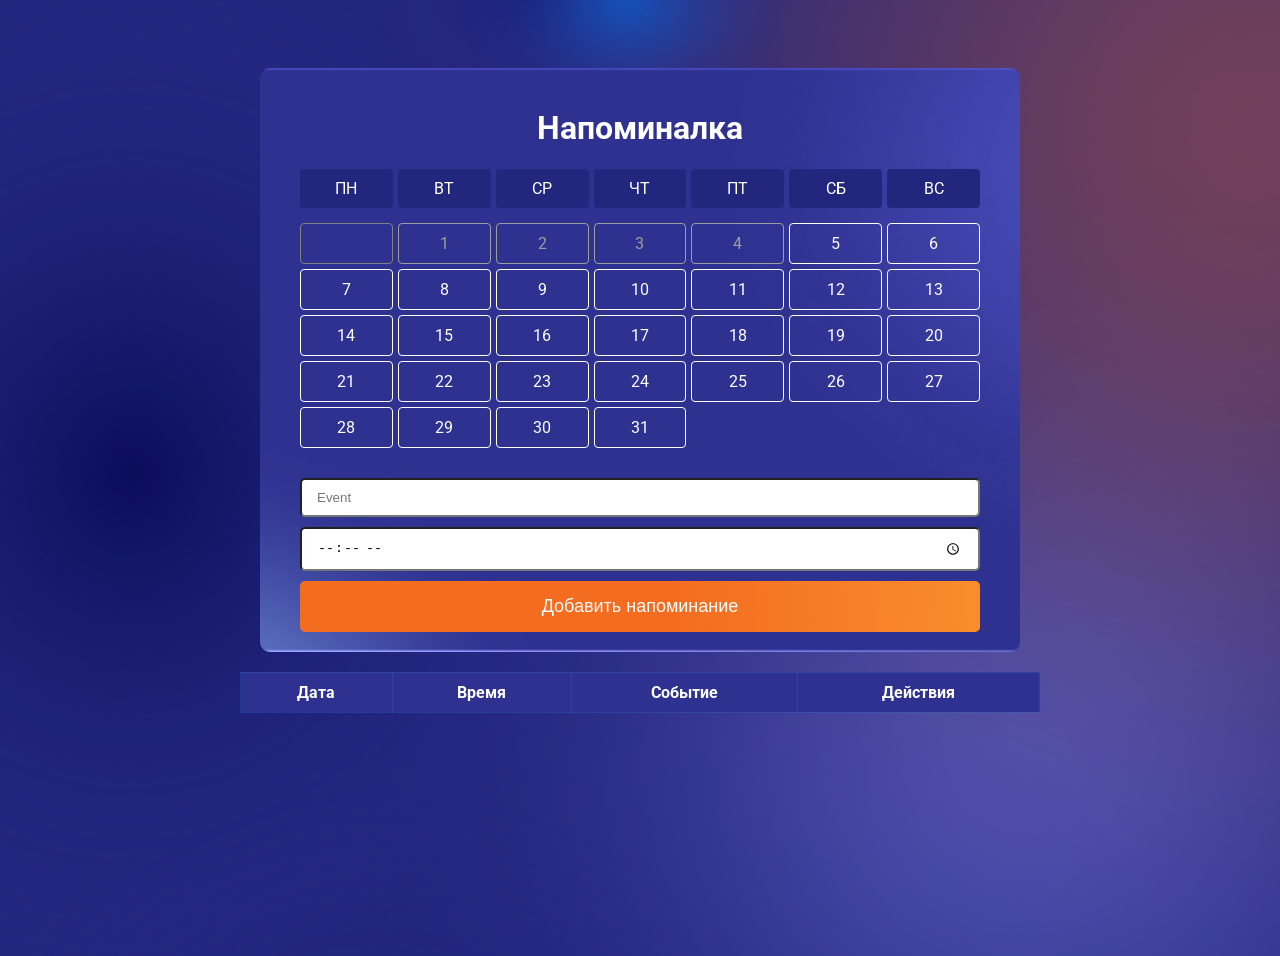
<file: game/index.html>
<!DOCTYPE html>
<html lang="en">

<head>
  <meta charset="UTF-8" />
  <meta name="viewport" content="width=device-width, initial-scale=1.0" />
  <title>Reminder</title>
  <link rel="preconnect" href="https://fonts.googleapis.com" />
  <link rel="preconnect" href="https://fonts.gstatic.com" crossorigin />
  <link href="https://fonts.googleapis.com/css2?family=Roboto&display=swap" rel="stylesheet" />

  <link rel="stylesheet" href="style.css" />
  <style></style>
</head>

<body>
  <div class="container">
    <div class="ask">
      <h1>Напоминалка</h1>
      <div class="calendar" id="calendar"></div>
      <form id="reminder-form" class="reminder-form">
        <input type="text" id="event-input" placeholder="Event" />
        <input type="date" class="hidden" id="date-input" />
        <input type="time" id="time-input" />
        <button type="submit">Добавить напоминание</button>
      </form>
    </div>
    <div class="ask ask-edit" id="editFormContainer" style="display: none;">
    <form  class="reminder-form form-edit"  >
      <label for="newEvent">Новое событие:</label>
      <input type="text" id="newEvent" name="newEvent"><br>

      <label for="newDate">Новая дата (формат: ГГГГ-ММ-ДД ЧЧ:ММ):</label>
      <!-- <input type="text" id="newDate" name="newDate"><br> -->
      <input type="date" id="newDate" name="newDate"><br>
       <label for="newDate">Новое время:</label>
      <input type="time" name="timeEdit" id="timeEdit" />

      <input type="button" id='saveBtn' value="Сохранить" onclick="editReminder(reminderItem)">
    </form>
    </div>

<table class="reminder-table">
  <thead>
    <tr>
      <th>Дата</th>
      <th>Время</th>
      <th>Событие</th>
      <th>Действия</th>
    </tr>
  </thead>
  <tbody id="reminder-list"></tbody>
</table>
<div class="modal">
    <h2>Напоминание</h2>
    <p id="modalText"></p>
</div>
</div>


<script src="script.js"></script>

</body>

</html>
</file>
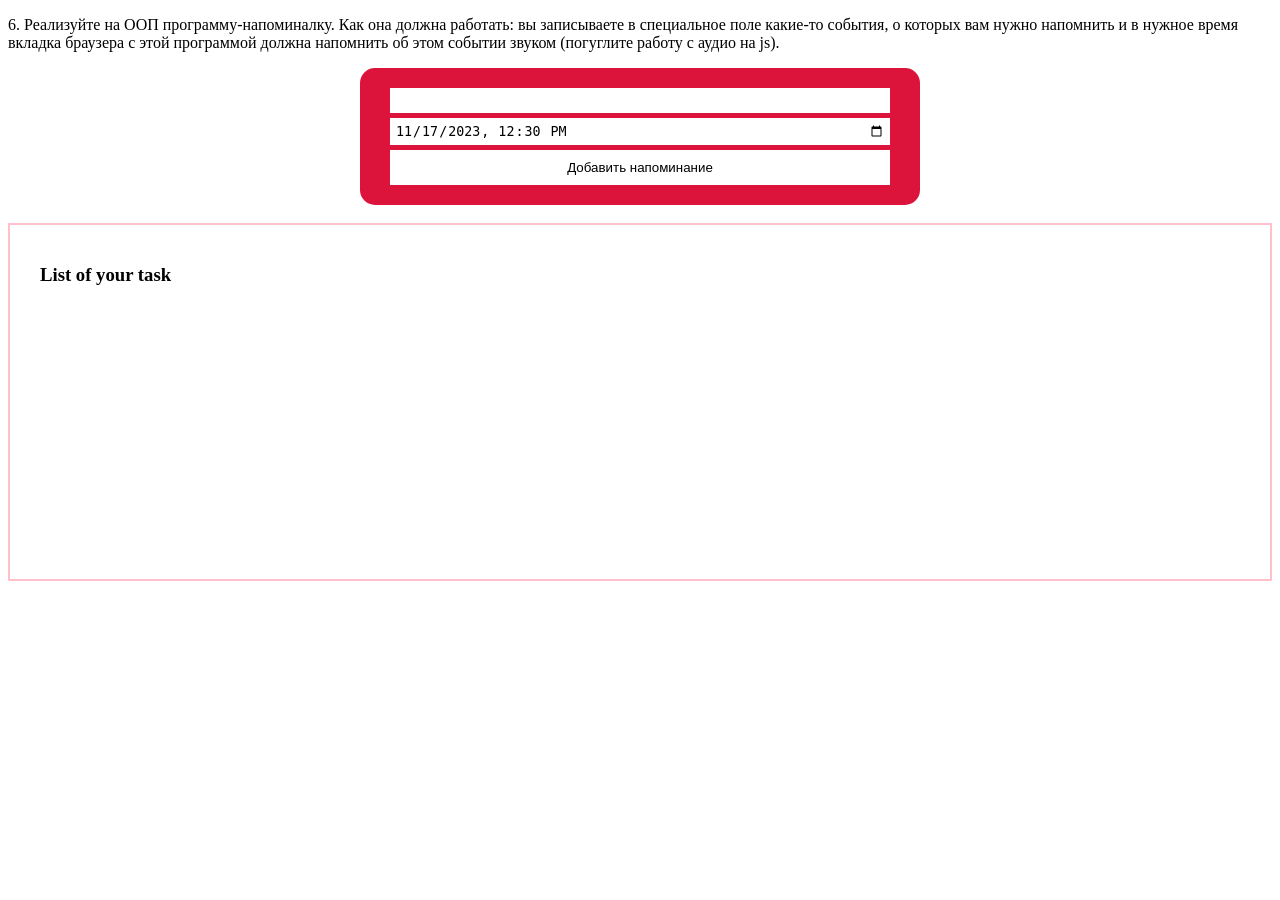
<file: variants/index.html>
<!DOCTYPE html>
<html>
<head>
    <title>Напоминалка</title>
</head>
<style>
.container{
    display: flex;
    flex-direction: column;
    gap: 5px;
    width: 500px;
    padding: 20px 30px;
    margin: 0 auto;
    background-color: crimson;
    border-radius: 15px;
}
input{
    background-color: white;
    border: none;
    padding: 5px;
}
button{
    background-color:white;
    border: none;
    padding: 10px 5px;
}
button:hover{
    background-color:rgb(0, 0, 0);
    color: white;
}
canvas{
    margin: 0 auto;
    width: 100%; 
    height: 250px;
}
.list{
    border: 2px solid pink;
    padding: 20px 30px;
    
}
</style>
<body>
    <p>
        6. Реализуйте на ООП программу-напоминалку. Как она должна работать: вы
        записываете в специальное поле какие-то события, о которых вам нужно
        напомнить и в нужное время вкладка браузера с этой программой должна
        напомнить об этом событии звуком (погуглите работу с аудио на js).
      </p>
    <div class="container">
        <input type="text" id="reminderText" />
        <input type="datetime-local" value="2023-11-17T12:30" id="reminderTime" />
        <button onclick="addReminder()">Добавить напоминание</button>
    </div>
    <br>
   <div class="list">
    <h3>List of your task</h3>
    <canvas id="reminderCanvas" ></canvas>
   </div>

    <script>
        class Reminder {
            constructor(text, time) {
                this.text = text;
                this.time = time;
            }
        }
        class ReminderCanvas {
            constructor(canvasId) {
                this.canvas = document.getElementById(canvasId);
                this.context = this.canvas.getContext('2d');
                this.reminders = [];

                this.render();

                setInterval(() => {
                    this.checkReminders();
                    this.render();
                }, 1000);
            }

            addReminder(reminder) {
                this.reminders.push(reminder);
            }

            checkReminders() {
                const currentTime = new Date();
                const remindersToRemove = [];

                for (const reminder of this.reminders) {
                    if (reminder.time <= currentTime) {
                        remindersToRemove.push(reminder);
                        this.playReminderSound();
                    }
                }

                for (const reminder of remindersToRemove) {
                    const index = this.reminders.indexOf(reminder);
                    if (index > -1) {
                        alert(`Наапоминание:`+ this.reminders[index].text )
                        this.reminders.splice(index, 1);
                    }
                }
            }

            playReminderSound() {
                const audio = new Audio('reminder-sound.mp3');
                audio.play();
            }

            render() {
                this.context.clearRect(0, 0, this.canvas.width, this.canvas.height);
                this.context.font = '16px Arial';

                for (let i = 0; i < this.reminders.length; i++) {
                    const reminder = this.reminders[i];
                    const y = 30 + i * 30;

                    this.context.fillText(reminder.text, 20, y);

                    const timeString = reminder.time.toLocaleString();
                    this.context.fillText(timeString, 300, y);
                }
            }
        }

        const reminderCanvas = new ReminderCanvas('reminderCanvas');
        // const index = this.reminders.indexOf(reminder);
        //                 alert(this.reminders[index])
                   
        function addReminder() {
            const textInput = document.getElementById('reminderText');
            const timeInput = document.getElementById('reminderTime');

            const text = textInput.value;
            const time = new Date(timeInput.value);

            const reminder = new Reminder(text, time);
            reminderCanvas.addReminder(reminder);


            textInput.value = '';
            timeInput.value = '';
        }
    </script>
</body>
</html>
</file>
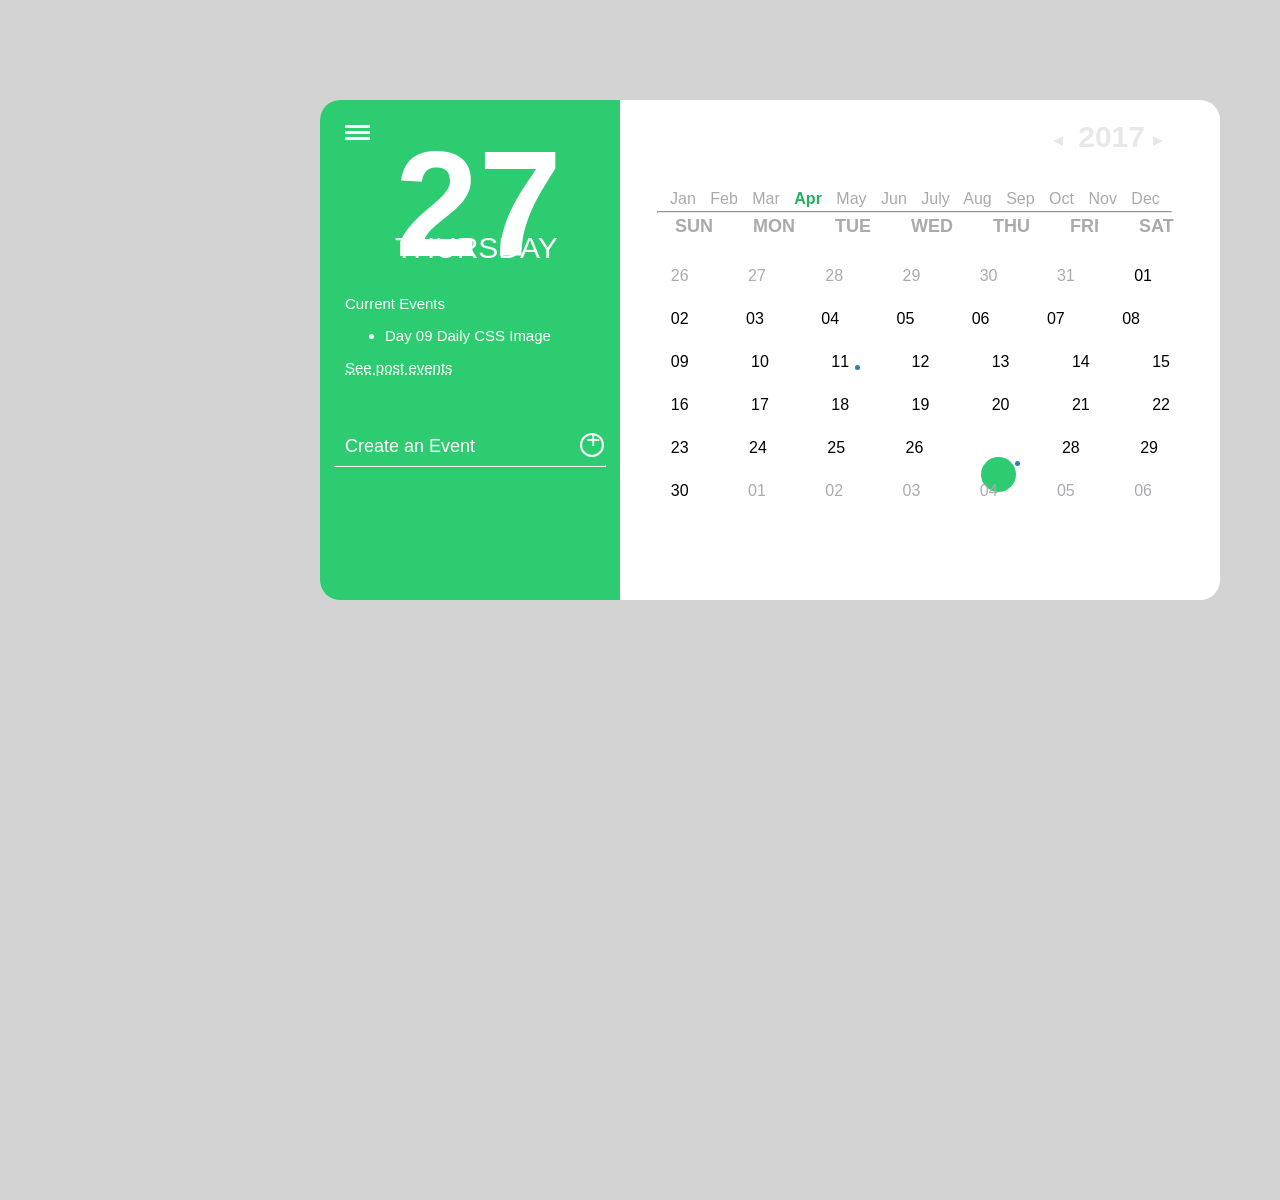
<file: variants/1.html>
<!DOCTYPE html>
<html lang="en">
<head>
  <meta charset="UTF-8">
  <meta http-equiv="X-UA-Compatible" content="IE=edge">
  <meta name="viewport" content="width=device-width, initial-scale=1.0">
  <title>Document</title>
</head>
<style>
  body {
  width: 50%;
  margin: 100px auto;
  background-color: lightgray;
  font-family: 'Kanit', sans-serif;
}

.calendar-base {
  width: 900px;
  height: 500px;
  border-radius: 20px;
  background-color: white;
  position: relative;
  z-index: -1;
  color: black;
}

.year {
  color: #E8E8E8;
  font-size: 30px;
  float: right;
  position: relative;
  right: 75px;
  top: 20px;
  font-weight: bold;
}

.triangle-left {
  width: 0;
  height: 0;
  border-top: 5px solid transparent;
  border-right: 10px solid #E8E8E8;
  border-bottom: 5px solid transparent;
  float: right;
  position: relative;
  right: 90px;
  top: 36px;
}

.triangle-right {
  width: 0;
  height: 0;
  border-top: 5px solid transparent;
  border-left: 10px solid #E8E8E8;
  border-bottom: 5px solid transparent;
  float: right;
  position: relative;
  left: 20px;
  top: 36px;
}
.triangle-left:hover{
  border-right: 10px solid#2ECC71;
}
.triangle-right:hover{
  border-left: 10px solid#2ECC71;
}

.month-color {
  color: #27AE60;
}
.month-hover:hover{
  color:#27e879 !important;
}

.months {
  color: #AAAAAA;
  position: relative;
  left: 350px;
  top: 90px;
  word-spacing: 10px;
}

.month-line {
  border-color: #E8E8E8;
  position: relative;
  top: 85px;
  width: 57%;
  left: 178px;
}

.days {
  color: #AAAAAA;
  position: relative;
  font-size: 18px;
  left: 355px;
  top: 80px;
  word-spacing: 35px;
  font-weight: 600;
}

.num-dates {
  float: right;
  position: relative;
  top: 110px;
  right: 50px;
  z-index: 1;
}

.first-week {
  margin-bottom: 25px;
  word-spacing: 55px;
}

.second-week {
  margin-bottom: 25px;
  word-spacing: 53px;
}

.third-week {
  margin-bottom: 25px;
  word-spacing: 58px;
}

.fourth-week {
  margin-bottom: 25px;
  word-spacing: 58px;
}

.fifth-week {
  margin-bottom: 25px;
  word-spacing: 56px;
}

.sixth-week {
  margin-bottom: 25px;
  word-spacing: 55px;
}

.active-day {
  width: 35px;
  height: 35px;
  border-radius: 50%;
  background-color: #2ECC71;
  position: relative;
  top: 295px;
  left: 661px;
}

.white {
  color: white;
}

.event-indicator {
  width: 5px;
  height: 5px;
  border-radius: 50%;
  background-color: #2980B9;
  position: relative;
  top: 304px;
  left: 695px;
}

.two {
  position: relative;
  top: 168px;
  left: 535px;
}

.grey {
  color: #AAAAB1;
}

.calendar-left {
  width: 300px;
  height: 500px;
  border-radius: 20px 0px 0px 20px;
  background-color: #2ECC71;
  position: relative;
  z-index: -1;
  bottom: 500px;
  color: white;
}

.hamburger {
  position: relative;
  top: 25px;
  left: 25px;
}

.burger-line:hover, .hamburger:hover{
  background-color:#27e879 !important;
}

.burger-line {
  width: 25px;
  height: 3px;
  background-color: white;
  border-radius: 15%;
  margin-bottom: 3px;
}

.num-date {
  font-size: 150px;
  width: 50%;
  margin: 0 auto;
  font-weight: 700;
}

.day {
  width: 50%;
  margin: 0px auto;
  font-size: 30px;
  position: relative;
  bottom: 60px;
}

.current-events {
  font-size: 15px;
  position: relative;
  margin-left: 25px;
  bottom: 30px;
}

.posts {
  text-decoration: underline dotted;
}
.posts:hover{
  color:#27e879 !important;
}

.create-event {
  font-size: 18px;
  position: relative;
  margin-top: 30px;
  margin-left: 25px;
}

.event-line {
  width: 90%;
}

.add-event {
  width: 20px;
  height: 20px;
  padding: 0px;
  border-radius: 50%;
  border: solid white 2px;
  position: relative;
  bottom: 42px;
  left: 260px;
}

.add {
  font-size: 25px;
  position: relative;
  left: 4px;
  bottom: 10px;
}

.add:hover, .create-event:hover, .add-event:hover{
  color:#27e879 !important;
  border-color: #27e879 !important;
}
</style>
<body>
  <div class="container">

    <div class="calendar-base">
  
      <div class="year">2017</div>
      <!-- year -->
  
      <div class="triangle-left"></div>
      <!--triangle -->
      <div class="triangle-right"></div>
      <!--  triangle -->
  
      <div class="months">
        <span class="month-hover">Jan</span>
        <span class="month-hover">Feb</span> 
        <span class="month-hover">Mar</span> 
        <strong class="month-color">Apr</strong>
        <span class="month-hover">May</span>
        <span class="month-hover">Jun</span>
        <span class="month-hover">July</span> 
        <span class="month-hover">Aug</span> 
        <span class="month-hover">Sep</span> 
        <span class="month-hover">Oct</span> 
        <span class="month-hover">Nov</span> 
        <span class="month-hover">Dec</span>
      </div><!-- months -->
      <hr class="month-line" />
  
      <div class="days">SUN MON TUE WED THU FRI SAT</div>
      <!-- days -->
  
      <div class="num-dates">
  
        <div class="first-week"><span class="grey">26 27 28 29 30 31</span> 01</div>
        <!-- first week -->
        <div class="second-week">02 03 04 05 06 07 08</div>
        <!-- week -->
        <div class="third-week"> 09 10 11 12 13 14 15</div>
        <!-- week -->
        <div class="fourth-week"> 16 17 18 19 20 21 22</div>
        <!-- week -->
        <div class="fifth-week"> 23 24 25 26 <strong class="white">27</strong> 28 29</div>
        <!-- week -->
        <div class="sixth-week"> 30 <span class="grey">01 02 03 04 05 06</span></div>
        <!-- week -->
      </div>
      <!-- num-dates -->
      <div class="event-indicator"></div>
      <!-- event-indicator -->
      <div class="active-day"></div>
      <!-- active-day -->
      <div class="event-indicator two"></div>
      <!-- event-indicator -->
  
    </div>
    <!-- calendar-base -->
    <div class="calendar-left">
  
      <div class="hamburger">
        <div class="burger-line"></div>
        <!-- burger-line -->
        <div class="burger-line"></div>
        <!-- burger-line -->
        <div class="burger-line"></div>
        <!-- burger-line -->
      </div>
      <!-- hamburger -->
  
  
      <div class="num-date">27</div>
      <!--num-date -->
      <div class="day">THURSDAY</div>
      <!--day -->
      <div class="current-events">Current Events
        <br/>
        <ul>
          <li>Day 09 Daily CSS Image</li>
        </ul>
        <span class="posts">See post events</span></div>
      <!--current-events -->
  
      <div class="create-event">Create an Event</div>
      <!-- create-event -->
      <hr class="event-line" />
      <div class="add-event"><span class="add">+</span></div>
      <!-- add-event -->
  
    </div>
    <!-- calendar-left -->
  
  </div>
  <!-- container -->
</body>
</html>
</file>
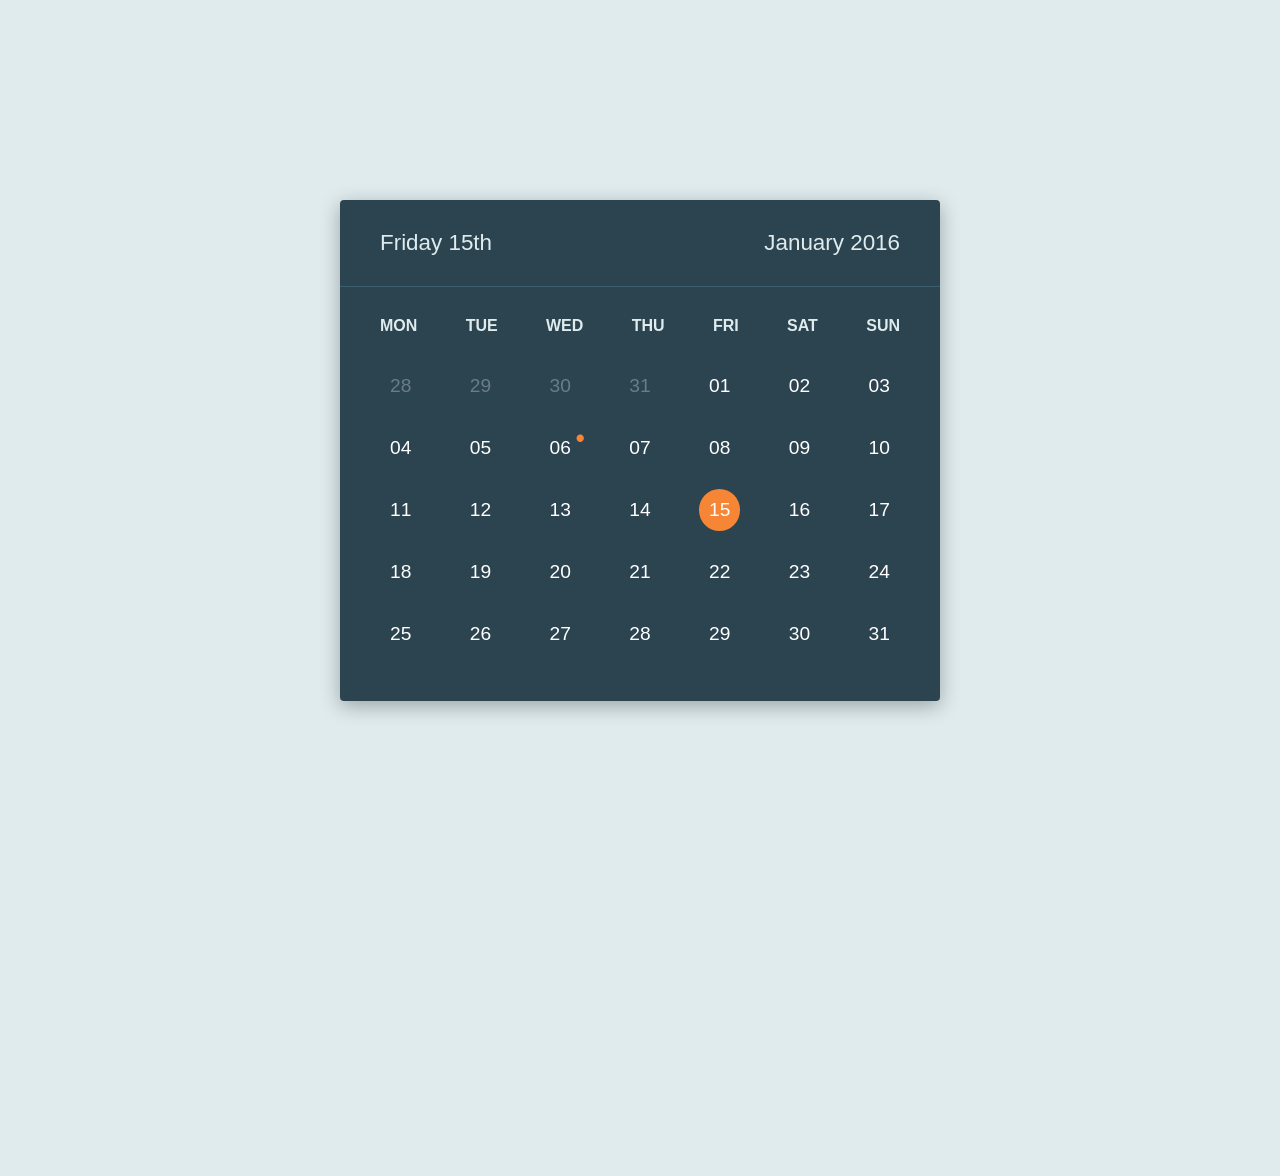
<file: variants/calendar copy.html>
<!DOCTYPE html>
<html lang="en">
<head>
  <meta charset="UTF-8">
  <meta http-equiv="X-UA-Compatible" content="IE=edge">
  <meta name="viewport" content="width=device-width, initial-scale=1.0">
  <title>Document</title>
</head>
<style>
  * {
  box-sizing: border-box;
  font-family: 'Roboto', sans-serif;
  list-style: none;
  margin: 0;
  outline: none;
  padding: 0;
}

a {
  text-decoration: none;
}

body, html {
  height: 100%;
}

body {
  background: #dfebed;
  font-family: 'Roboto', sans-serif;
}

.container {
  align-items: center;
  display: flex;
  height: 100%;
  justify-content: center;
  margin: 0 auto;
  max-width: 600px;
  width: 100%;
}

.calendar {
  background: #2b4450;
  border-radius: 4px;
  box-shadow: 0 5px 20px rgba(0, 0, 0, .3);
  height: 501px;
  perspective: 1000;
  transition: .9s;
  transform-style: preserve-3d;
  width: 100%;
}

/* Front - Calendar */
.front {
  transform: rotateY(0deg);
}

.current-date {
  border-bottom: 1px solid rgba(73, 114, 133, .6);
  display: flex;
  justify-content: space-between;
  padding: 30px 40px;
}

.current-date h1 {
  color: #dfebed;
  font-size: 1.4em;
  font-weight: 300;
}

.week-days {
  color: #dfebed;
  display: flex;
  justify-content: space-between;
  font-weight: 600;
  padding: 30px 40px;
}

.days {
  display: flex;
  flex-wrap: wrap;
  justify-content: space-between;
}

.weeks {
  color: #fff;
  display: flex;
  flex-direction: column;
  padding: 0 40px;
}

.weeks div {
  display: flex;
  font-size: 1.2em;
  font-weight: 300;
  justify-content: space-between;
  margin-bottom: 20px;
  width: 100%;
}

.last-month {
  opacity: .3;
}

.weeks span {
  padding: 10px;
}

.weeks span.active {
  background: #f78536;
  border-radius: 50%;
}

.weeks span:not(.last-month):hover {
  cursor: pointer;
  font-weight: 600;
}

.event {
  position: relative;
}

.event:after {
  content: '•';
  color: #f78536;
  font-size: 1.4em;
  position: absolute;
  right: -4px;
  top: -4px;
}

/* Back - Event form */

.back {
  height: 100%;
  transform: rotateY(180deg);
}

.back input {
  background: none;
  border: none;
  border-bottom: 1px solid rgba(73, 114, 133, .6);
  color: #dfebed;
  font-size: 1.4em;
  font-weight: 300;
  padding: 30px 40px;
  width: 100%;
}

.info {
  color: #dfebed;
  display: flex;
  flex-direction: column;
  font-weight: 600;
  font-size: 1.2em;
  padding: 30px 40px;
}

.info div:not(.observations) {
  margin-bottom: 40px;
}

.info span {
  font-weight: 300;
}

.info .date {
  display: flex;
  justify-content: space-between;
}

.info .date p {
  width: 50%;
}

.info .address p {
  width: 100%;
}

.actions {
  bottom: 0;
  border-top: 1px solid rgba(73, 114, 133, .6);
  display: flex;
  justify-content: space-between;
  position: absolute;
  width: 100%;
}

.actions button {
  background: none;
  border: 0;
  color: #fff;
  font-weight: 600;
  letter-spacing: 3px;
  margin: 0;
  padding: 30px 0;
  text-transform: uppercase;
  width: 50%;
}

.actions button:first-of-type {
  border-right: 1px solid rgba(73, 114, 133, .6);
}

.actions button:hover {
  background: #497285;
  cursor: pointer;
}

.actions button:active {
  background: #5889a0;
  outline: none;
}

/* Flip animation */

.flip {
  transform: rotateY(180deg);
}

.front, .back {
  backface-visibility: hidden;
}

</style>
<body>
   <!-- inspired by http://colorhunt.co/c/8184 and 
    https://dribbble.com/shots/2407357-Calendar%60 -->

    <div class="container">
      <div class="calendar">
        <div class="front">
          <div class="current-date">
            <h1>Friday 15th</h1>
            <h1>January 2016</h1> 
          </div>

          <div class="current-month">
            <ul class="week-days">
              <li>MON</li>
              <li>TUE</li>
              <li>WED</li>
              <li>THU</li>
              <li>FRI</li>
              <li>SAT</li>
              <li>SUN</li>
            </ul>

            <div class="weeks">
              <div class="first">
                <span class="last-month">28</span>
                <span class="last-month">29</span>
                <span class="last-month">30</span>
                <span class="last-month">31</span>
                <span>01</span>
                <span>02</span>
                <span>03</span>
              </div>

              <div class="second">
                <span>04</span>
                <span>05</span>
                <span class="event">06</span>
                <span>07</span>
                <span>08</span>
                <span>09</span>
                <span>10</span>
              </div>

              <div class="third">
                <span>11</span>
                <span>12</span>
                <span>13</span>
                <span>14</span>
                <span class="active">15</span>
                <span>16</span>
                <span>17</span>
              </div>

              <div class="fourth">
                <span>18</span>
                <span>19</span>
                <span>20</span>
                <span>21</span>
                <span>22</span>
                <span>23</span>
                <span>24</span>
              </div>

              <div class="fifth">
                <span>25</span>
                <span>26</span>
                <span>27</span>
                <span>28</span>
                <span>29</span>
                <span>30</span>
                <span>31</span>
              </div>
            </div>
          </div>
        </div>

        <div class="back">
          <input placeholder="What's the event?">
          <div class="info">
            <div class="date">
              <p class="info-date">
              Date: <span>Jan 15th, 2016</span>
              </p>
              <p class="info-time">
                Time: <span>6:35 PM</span>
              </p>
            </div>
            <div class="address">
              <p>
                Address: <span>129 W 81st St, New York, NY</span>
              </p>
            </div>
            <div class="observations">
              <p>
                Observations: <span>Be there 15 minutes earlier</span>
              </p>
            </div>
          </div>

          <div class="actions">
            <button class="save">
              Save <i class="ion-checkmark"></i>
            </button>
            <button class="dismiss">
              Dismiss <i class="ion-android-close"></i>
            </button>
          </div>
        </div>

      </div>
    </div>

<script>
  var app = {
  settings: {
    container: $('.calendar'),
    calendar: $('.front'),
    days: $('.weeks span'),
    form: $('.back'),
    input: $('.back input'),
    buttons: $('.back button')
  },

  init: function() {
    instance = this;
    settings = this.settings;
    this.bindUIActions();
  },

  swap: function(currentSide, desiredSide) {
    settings.container.toggleClass('flip');

    currentSide.fadeOut(900);
    currentSide.hide();
    desiredSide.show();

  },

  bindUIActions: function() {
    settings.days.on('click', function(){
      instance.swap(settings.calendar, settings.form);
      settings.input.focus();
    });

    settings.buttons.on('click', function(){
      instance.swap(settings.form, settings.calendar);
    });
  }
}

app.init();


</script></body>
</html>
</file>
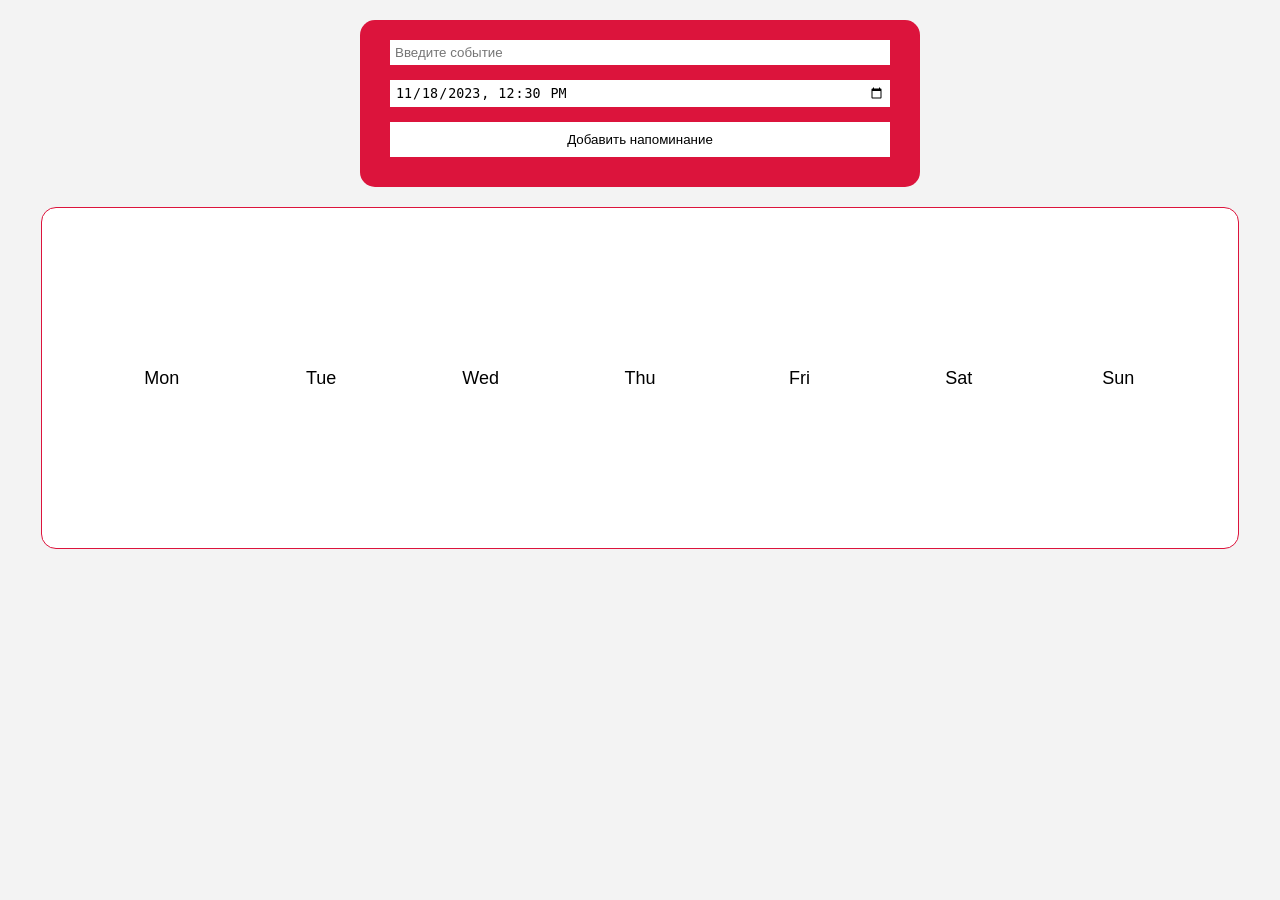
<file: variants/test.html>
<!DOCTYPE html>
<html>
<head>
    <title>Напоминалка</title>
    <style>
        .calendar {
            display: flex;
            justify-content: center;
            align-items: center;
            height: 300px;
        }

        .calendar-day {
            flex: 1;
            height: 100%;
            display: flex;
            justify-content: center;
            align-items: center;
            font-size: 18px;
            cursor: pointer;
        }

        .event {
            background-color: pink;
        }
        body {
      font-family: Arial, sans-serif;
      margin: 20px;
      background-color: rgb(243, 243, 243);
    }

    h1 {
      text-align: center;
    }

    input,
    button {
      margin-bottom: 10px;
    }

    ul {
      list-style-type: none;
      padding: 0;
    }
    li {
      margin-bottom: 5px;
    }
    .container {
      display: flex;
      flex-direction: column;
      gap: 5px;
      width: 500px;
      padding: 20px 30px;
      margin: 0 auto;
      background-color: crimson;
      border-radius: 15px;
    }
    input {
      background-color: white;
      border: none;
      padding: 5px;
    }
    button {
      background-color: white;
      border: none;
      padding: 10px 5px;
    }
    button:hover {
      background-color: rgb(0, 0, 0);
      color: white;
    }
    .list {
      width: 90%;
      background-color: white;
      border-radius: 15px;
      border: 1px solid crimson;
      padding: 20px 40px;
      margin: 20px auto;
    }
    .centrated {
      margin: 10px auto;
      text-align: center;
    }
    </style>
</head>
<body>
    <div class="container">
        <input type="text" id="eventInput" placeholder="Введите событие" />
        <input type="datetime-local" value="2023-11-18T12:30" id="timeInput" />
        <button onclick="addReminder()">Добавить напоминание</button>
      </div>
      
    <div id="reminder" class="list"></div>

    <script>
        class Reminder {
            constructor() {
                this.reminders = [];
                this.calendar = document.createElement('div');
                this.calendar.className = 'calendar';

                this.renderCalendar();
                document.getElementById('reminder').appendChild(this.calendar);
                this.addEventListeners();
            }
           
            renderCalendar() {
                const daysOfWeek = ['Mon', 'Tue', 'Wed', 'Thu', 'Fri', 'Sat', 'Sun'];
                daysOfWeek.forEach((day) => {
                    const calendarDay = document.createElement('div');
                    calendarDay.className = 'calendar-day';
                    calendarDay.textContent = day;
                    this.calendar.appendChild(calendarDay);
                });
            }

            addEventListeners() {
      this.calendar.addEventListener('click', (event) => {
        if (event.target.className === 'calendar-day') {
          const selectedDay = event.target.textContent;
          const reminderTime = document.getElementById('timeInput').value;
          const reminderText = document.getElementById('eventInput').value;
                    
          const existingReminder = this.reminders.find((reminder) => {
            return reminder.day === selectedDay && reminder.time === reminderTime;
          });

          if (!existingReminder) {
            this.addReminder(selectedDay, reminderTime, reminderText);
          }
        }
      });
    }

            addReminder(day, time, text) {
                const reminder = {
                    day: day,
                    time: time,
                    text: text
                };

                this.reminders.push(reminder);
                this.renderReminder(reminder);
            }

            renderReminder(reminder) {
                const calendarDays = Array.from(this.calendar.getElementsByClassName('calendar-day'));
                const selectedDay = calendarDays.find((day) => day.textContent === reminder.day);

                const reminderElement = document.createElement('div');
                reminderElement.className = 'event';
                reminderElement.textContent = reminder.time + ' - ' + reminder.text;

                selectedDay.appendChild(reminderElement);

                // Play audio notification
                const audio = new Audio('sound.mp3');
                audio.play();
            }
        }

        const reminder = new Reminder();
    </script>
</body>
</html>
</file>
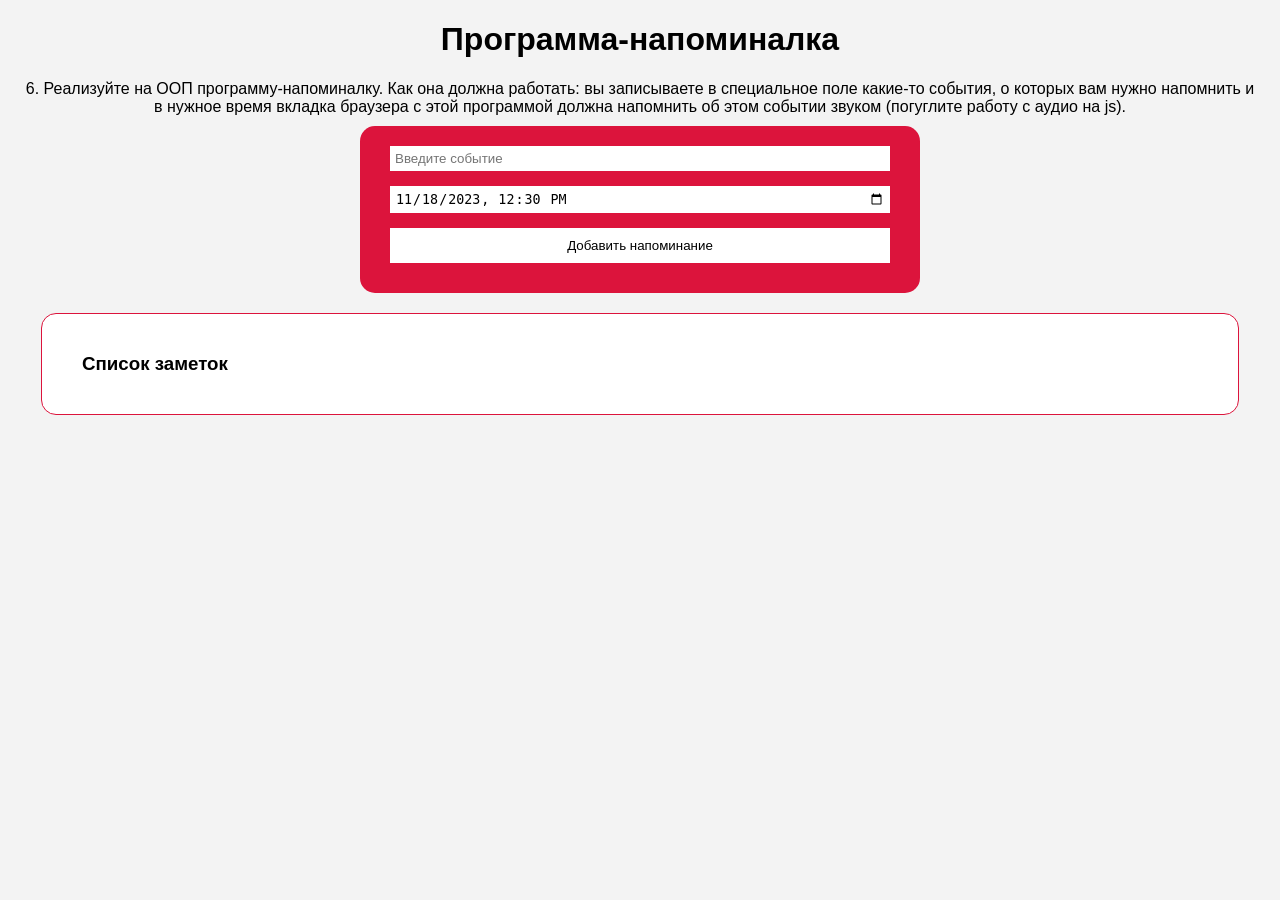
<file: variants/р.html>
<!DOCTYPE html>
<html lang="en">
  <head>
    <meta charset="UTF-8" />
    <meta http-equiv="X-UA-Compatible" content="IE=edge" />
    <meta name="viewport" content="width=device-width, initial-scale=1.0" />
    <title>Напоминалка</title></head
  ><style>
    body {
      font-family: Arial, sans-serif;
      margin: 20px;
      background-color: rgb(243, 243, 243);
    }

    h1 {
      text-align: center;
    }

    input,
    button {
      margin-bottom: 10px;
    }

    ul {
      list-style-type: none;
      padding: 0;
    }

    li {
      margin-bottom: 5px;
    }
    .container {
      display: flex;
      flex-direction: column;
      gap: 5px;
      width: 500px;
      padding: 20px 30px;
      margin: 0 auto;
      background-color: crimson;
      border-radius: 15px;
    }
    input {
      background-color: white;
      border: none;
      padding: 5px;
    }
    button {
      background-color: white;
      border: none;
      padding: 10px 5px;
    }
    button:hover {
      background-color: rgb(0, 0, 0);
      color: white;
    }
    .list {
      width: 90%;
      background-color: white;
      border-radius: 15px;
      border: 1px solid crimson;
      padding: 20px 40px;
      margin: 20px auto;
    }
    .centrated {
      margin: 10px auto;
      text-align: center;
    }
  </style>
  <html>
    <body>
      <h1>Программа-напоминалка</h1>
      <p class="centrated">
        6. Реализуйте на ООП программу-напоминалку. Как она должна работать: вы
        записываете в специальное поле какие-то события, о которых вам нужно
        напомнить и в нужное время вкладка браузера с этой программой должна
        напомнить об этом событии звуком (погуглите работу с аудио на js).
      </p>
      <div class="container">
        <input type="text" id="eventInput" placeholder="Введите событие" />
        <input type="datetime-local" value="2023-11-18T12:30" id="timeInput" />
        <button onclick="addReminder()">Добавить напоминание</button>
      </div>
      <div class="list">
        <h3>Список заметок</h3>
        <div id="reminderList"></div>
      </div>
      <script>
        class Reminder {
          constructor(event, time) {
            this.event = event;
            this.time = time;

          }

          displayReminder() {
        const reminderList = document.getElementById("reminderList");
        const reminderItem = document.createElement("p");
        reminderItem.innerHTML = `<b>${this.event}</b> - ${this.time}`;

        const deleteButton = document.createElement("button");
        deleteButton.textContent = "Удалить";
        deleteButton.addEventListener("click", () => {
          this.deleteReminder(reminderItem);
        });
        reminderItem.appendChild(deleteButton);

        const editButton = document.createElement("button");
        editButton.textContent = "Изменить";
        editButton.addEventListener("click", () => {
          this.editReminder(reminderItem);
        });
        reminderItem.appendChild(editButton);

        const currentTime = new Date().getTime();
        const selectedTime = new Date(this.time).getTime();
        const timeDifference = selectedTime - currentTime;

        if (timeDifference > 0) {
          reminderList.appendChild(reminderItem);
        } else {
          alert("Выберите дату в будущем");
        }
      }
      setReminder() {
        const currentTime = new Date().getTime();
        const selectedTime = new Date(this.time).getTime();
        const timeDifference = selectedTime - currentTime;

        if (timeDifference > 0) {
          setTimeout(() => {
            this.playSound();
            alert(`${this.event} - время настало!`);
          }, timeDifference);
         
         
          deleteReminder(this);
        }
      }

      checkReminders() {
            const currentTime = new Date();
            const remindersToRemove = [];

            for (const reminder of this.reminders) {
                if (reminder.time <= currentTime) {
                    remindersToRemove.push(reminder);
                    this.playReminderSound();
                }
            }

            for (const reminder of remindersToRemove) {
                const index = this.reminders.indexOf(reminder);
                if (index > -1) {
                    alert(`Наапоминание:`+ this.reminders[index].text )
                    this.reminders.splice(index, 1);
                }
            }
        }


        
      deleteReminder(reminderItem) {
        reminderItem.remove();
        const index = reminders.findIndex(
          (reminder) =>
            reminder.event === this.event && reminder.time === this.time
        );
        if (index !== -1) {
          reminders.splice(index, 1);
        }
      }

      editReminder(reminderItem) {
        const newEvent = prompt("Введите новое событие");
        const newTime = prompt(
          "Введите новое время (формат: ГГГГ-ММ-ДД ЧЧ:ММ)"
        );

        // var mi = document.createElement("input");
        // mi.setAttribute("type", "text");

        if (newEvent && newTime) {
          this.event = newEvent;
          this.time = newTime;
          reminderItem.getElementsByTagName("b")[0].textContent =
            this.event;
          reminderItem.textContent = `${this.event} - ${this.time}`;
        }
      }

      playSound() {
        const audio = new Audio("sound.mp3");
        audio.play();
      }
    }

    const reminders = [];

    function addReminder() {
      const event = document.getElementById("eventInput").value;
      const time = document.getElementById("timeInput").value;

      const existingReminder = reminders.find(
        (reminder) => reminder.event === event && reminder.time === time
      );
      if (existingReminder) {
        alert("Такая заметка уже существует!");
        return;
      }

      const reminder = new Reminder(event, time);
      reminder.displayReminder();
      reminder.setReminder();

      reminders.push(reminder);
    }
  </script>
</body>
  </html>
</file>
<file: game/style.css>
body {
  /* background-color: #003f97; */
  background-image: url('/game/img/Главная\ \(1\).png');
  background-size: cover;
  font-family: roboto;

}

/*main container*/
.container {
  max-width: 800px;
  width: 100%;
  margin: auto;
  height: 100vh;
  padding-top: 40px;
}

/*input data container*/
.ask {
  background-image: url('img/bgSec.png');
  background-size: cover;
  background-position: center center;
  padding: 20px 40px;
  color: white;
  display: flex;
  flex-direction: column;
  border-radius: 10px;
width: 85%;
  margin: 20px auto ; 
}


.ask input {
  padding: 10px 15px;
  border-radius: 5px;
}


button {
  padding: 15px 15px;
  border-radius: 5px;
  background: linear-gradient(269deg, #FCA034 -26.63%, #F46C20 45.59%);    color: white;
  border:none;
  font-size: 18px;
  font-weight: 500;
}

button:hover {

  background: linear-gradient(269deg, #F46C20 -26.63%, #FCA034 45.59%);    
}

h1 {
  text-align: center;
}

.pink {
  background-color: #ffc0cb;
  /* Pink background for cells with reminders */
}


/*input form*/
.reminder-form {

  display: flex;
  flex-direction: column;
}

.reminder-form input,
.reminder-form button {
  margin-top: 10px;
}
/*for date input*/
.hidden{
  display: none;
}




/*result table*/
.reminder-table {
  width: 100%;
  margin-top: 20px;
  border-collapse: collapse;


}

.reminder-table th,
.reminder-table td {
  padding: 10px;
  text-align: center;
}

.reminder-table th {
  color: white;
  border:1px solid #2b71db48 ;
}
thead{
  background: #2E318F;
}
.reminder-table td.actions {
  width: 100px;
}
tbody{
  background-color: white;
}
tbody td{
  border-right: 1px solid #eaeaea; 
}
tbody td:last-child{
  border-right: none; 
}
table button{
  background:#F46C20;    
  padding: 5px 15px;
  border-radius: 3px;
}

table button:hover{
  background:#FCA034;    
}



/*calendar*/
.calendar {
  /* Styles for the calendar */
  display: grid;
  grid-template-columns: repeat(7, 1fr);
  gap: 5px;
  margin-bottom: 20px;
}



/*cells in calendar*/

.calendar-cell-date{
  background-color: #23267D;
  border: none !important;
  margin-bottom: 10px;
}
.calendar-cell, .calendar-cell-date {
  border-radius: 4px;
  padding: 10px;
  text-align: center;
  border: 1px solid grey;
  cursor: pointer;
}
.calendar-cell:hover {
  border: 2px solid #F46C20;
}
.unactiveCell:hover {
  border: 1px solid grey;
}

.usual{
  border: 1px solid rgb(255, 255, 255) ;

}
.active {
border: 2px solid #F46C20 !important;
}

.inactive {
  color: rgb(158, 158, 158);
border: 1px solid rgb(158, 158, 158) !important;
}


.edit{
  margin-left: 5px;
}


/* .ask-edit{
  display: none;
} */
.visible{
  display: block !important;
}
.hidden{
  display: none;
}


.modal{
  position: absolute;
  top: 50px;
  left: calc((100vw)/4);
  background-color: #F46C20;
  display: block;
  justify-content: center;
   margin: auto;
  width: 350px;
  padding: 20px;
  text-align: center;
  border-radius: 10px;
  display: none;
}
</file>
